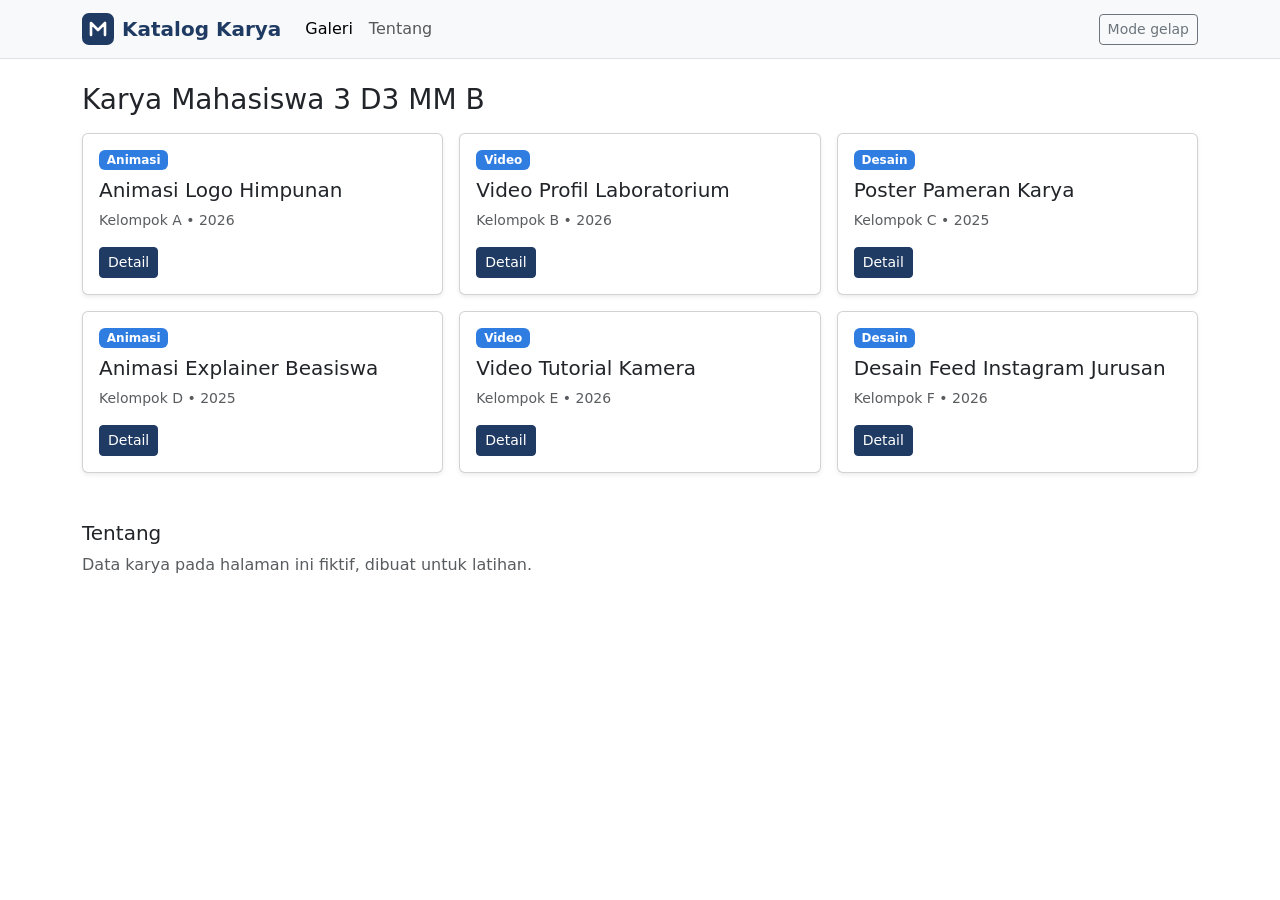
<file: latihan-p09/index.html>
<!doctype html>
<html lang="id" data-bs-theme="light">
<head>
  <meta charset="utf-8">
  <meta name="viewport" content="width=device-width, initial-scale=1">
  <title>Katalog Karya MMB — Edisi Pustaka UI (Latihan P09)</title>
    <link rel="stylesheet" href="https://cdn.jsdelivr.net/npm/bootstrap@5.3.3/dist/css/bootstrap.min.css">
  <link rel="stylesheet" href="style.css">
</head>
<body>
  <nav class="navbar navbar-expand-md bg-body-tertiary border-bottom">
    <div class="container">
      <a class="navbar-brand d-flex align-items-center gap-2" href="#">
        <img src="assets/logo.svg" alt="" width="32" height="32">
        Katalog Karya
      </a>
      <button class="navbar-toggler" type="button" data-bs-toggle="collapse" data-bs-target="#menuUtama"
              aria-controls="menuUtama" aria-expanded="false" aria-label="Buka menu">
        <span class="navbar-toggler-icon"></span>
      </button>
      <div class="collapse navbar-collapse" id="menuUtama">
        <ul class="navbar-nav me-auto">
          <li class="nav-item"><a class="nav-link active" aria-current="page" href="#">Galeri</a></li>
          <li class="nav-item"><a class="nav-link" href="#tentang">Tentang</a></li>
        </ul>
        <button id="tombolTema" class="btn btn-outline-secondary btn-sm" type="button">Mode gelap</button>
      </div>
    </div>
  </nav>
 
  <main class="container py-4">
    <h1 class="h3 mb-3">Karya Mahasiswa 3 D3 MM B</h1>
    <div id="galeri" class="row g-3"></div>
    <section id="tentang" class="mt-5">
      <h2 class="h5">Tentang</h2>
      <p class="text-body-secondary">Data karya pada halaman ini fiktif, dibuat untuk latihan.</p>
    </section>
  </main>
 
  <div class="modal fade" id="modalDetail" tabindex="-1" aria-labelledby="judulDetail" aria-hidden="true">
    <div class="modal-dialog modal-dialog-centered">
      <div class="modal-content">
        <div class="modal-header">
          <h2 class="modal-title h5" id="judulDetail" data-judul></h2>
          <button type="button" class="btn-close" data-bs-dismiss="modal" aria-label="Tutup"></button>
        </div>
        <div class="modal-body" data-isi></div>
      </div>
    </div>
  </div>
 
    <script src="https://cdn.jsdelivr.net/npm/bootstrap@5.3.3/dist/js/bootstrap.bundle.min.js" defer></script>
  <script src="data.js" defer></script>
  <script src="ui-pustaka.js" defer></script>
  <script src="main.js" defer></script>
</body>
</html>
</file>
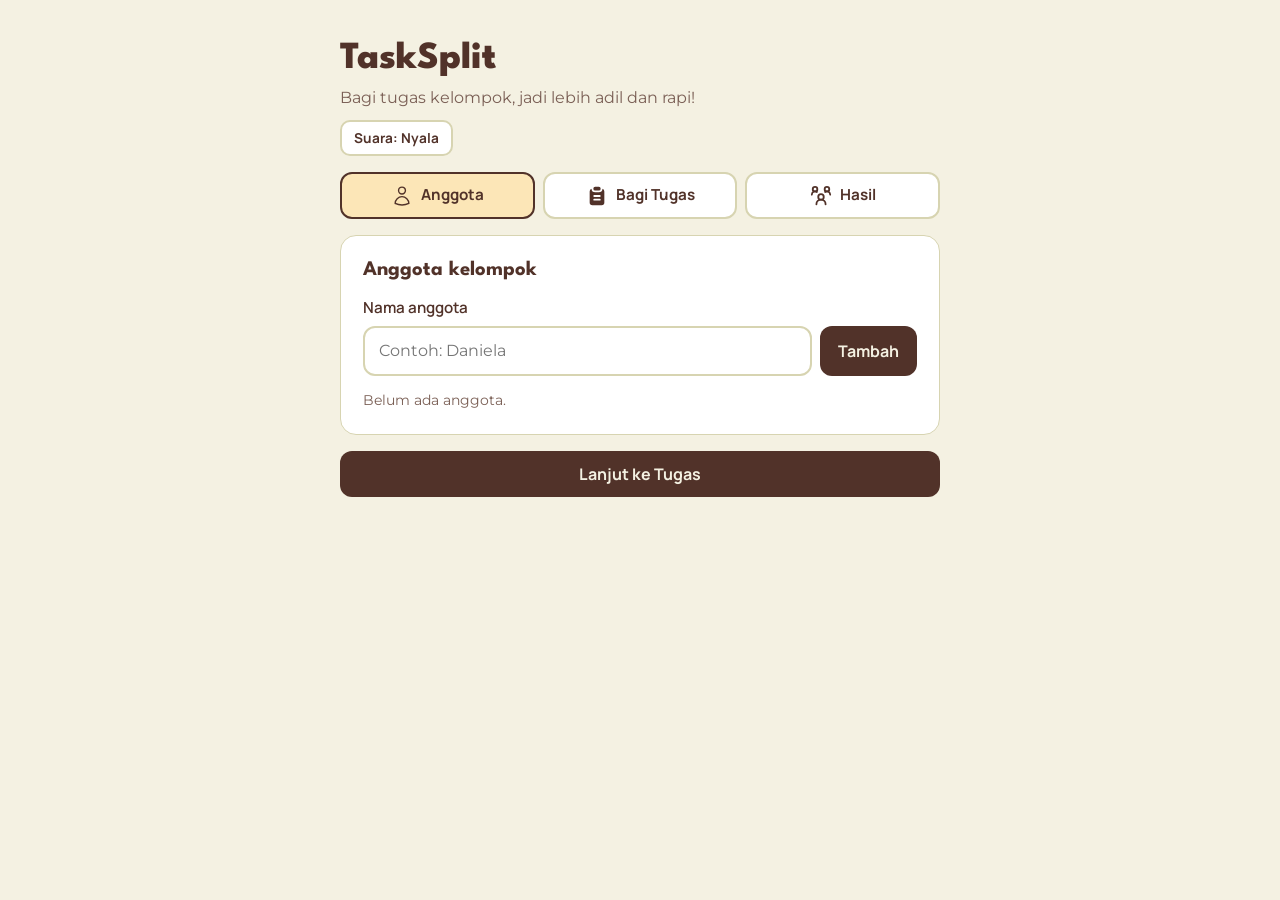
<file: proyek/index.html>
<!DOCTYPE html>
<html lang="id">
<head>
  <meta charset="UTF-8">
  <meta name="viewport" content="width=device-width, initial-scale=1.0">
  <title>TaskSplit</title>
  <link rel="stylesheet" href="https://cdn.jsdelivr.net/npm/bootstrap@5.3.3/dist/css/bootstrap.min.css">
  <link href="https://fonts.googleapis.com/css2?family=League+Spartan:wght@700;800&family=Manrope:wght@600;700;800&family=Montserrat:wght@400&display=swap" rel="stylesheet">
  <link rel="stylesheet" href="style.css">
</head>
<body>

  <header>
    <h1>TaskSplit</h1>
    <p>Bagi tugas kelompok, jadi lebih adil dan rapi!</p>
    <button type="button" class="tombol-suara" id="tombol-suara" aria-pressed="true">Suara: Nyala</button>
    <audio id="bunyi-ting" src="aset/ding_sukses.mp3" preload="auto"></audio>
  </header>

  <!-- Komponen Bootstrap 1: Nav pills (menu utama) -->
  <nav class="menu nav nav-pills nav-justified" aria-label="Menu utama">

    <button type="button" class="nav-link active" data-pindah="anggota" aria-current="page">
      <svg class="ikon-tab" role="img" aria-label="Ikon anggota" xmlns="http://www.w3.org/2000/svg" viewBox="0 0 24 24">
        <path fill="none" stroke="currentColor" stroke-linecap="round" stroke-linejoin="round" stroke-width="1.5" d="M15.75 6a3.75 3.75 0 1 1-7.5 0a3.75 3.75 0 0 1 7.5 0M4.501 20.118a7.5 7.5 0 0 1 14.998 0A17.9 17.9 0 0 1 12 21.75c-2.676 0-5.216-.584-7.499-1.632"/>
      </svg>
      Anggota
    </button>

    <button type="button" class="nav-link" data-pindah="tugas">
      <svg class="ikon-tab" role="img" aria-label="Ikon tugas" xmlns="http://www.w3.org/2000/svg" viewBox="0 0 24 24">
        <path fill="currentColor" d="M17.997 4.17A3 3 0 0 1 20 7v12a3 3 0 0 1-3 3H7a3 3 0 0 1-3-3V7a3 3 0 0 1 2.003-2.83A4 4 0 0 0 10 8h4a4 4 0 0 0 3.98-3.597zM15 15H9a1 1 0 0 0 0 2h6a1 1 0 0 0 0-2m0-4H9a1 1 0 0 0 0 2h6a1 1 0 0 0 0-2m-1-9a2 2 0 1 1 0 4h-4a2 2 0 1 1 0-4z"/>
      </svg>
      Bagi Tugas
    </button>

    <button type="button" class="nav-link" data-pindah="hasil">
      <svg class="ikon-tab" role="img" aria-label="Ikon hasil pembagian" xmlns="http://www.w3.org/2000/svg" viewBox="0 0 24 24">
        <g fill="none" stroke="currentColor" stroke-linecap="round" stroke-linejoin="round" stroke-width="2">
          <path d="M17 21a5 5 0 0 0-10 0m15-10.5a3.5 3.5 0 0 0-5.507-2.868m-8.986 0A3.5 3.5 0 0 0 2 10.5"/>
          <circle cx="12" cy="13" r="3"/>
          <circle cx="18.5" cy="4.5" r="2.5"/>
          <circle cx="5.5" cy="4.5" r="2.5"/>
        </g>
      </svg>
      Hasil
    </button>

  </nav>

  <main>

    <div class="tampilan" id="tampilan-anggota">
      <!-- Komponen Bootstrap 2: Card -->
      <section class="card">
        <div class="card-body">
          <h2>Anggota kelompok</h2>
          <form id="form-anggota">
            <label for="nama-anggota">Nama anggota</label>
            <div class="baris">
              <input type="text" id="nama-anggota" maxlength="20" placeholder="Contoh: Daniela">
              <button type="submit" class="tombol">Tambah</button>
            </div>
            <p class="error" id="error-anggota"></p>
          </form>
          <div id="daftar-anggota"></div>
        </div>
      </section>
      <button type="button" class="tombol tombol-besar" data-pindah="tugas">Lanjut ke Tugas</button>
    </div>

    <div class="tampilan" id="tampilan-tugas" hidden>
      <section class="card">
        <div class="card-body">
          <h2>Tugas baru</h2>
          <form id="form-tugas">
            <label for="nama-tugas">Pembagian tugas</label>
            <input type="text" id="nama-tugas" maxlength="40" placeholder="Contoh: Mencari Materi Untuk Docs">
            <p class="error" id="error-tugas"></p>

            <label for="deadline">Deadline</label>
            <input type="date" id="deadline">
            <p class="error" id="error-deadline"></p>

            <label for="pilih-anggota">Dikerjakan oleh</label>
            <select id="pilih-anggota"></select>
            <p class="info" id="info-anggota"></p>
            <p class="error" id="error-pilih"></p>

            <button type="submit" class="tombol tombol-besar" id="tombol-tugas">Bagikan tugas</button>
          </form>
        </div>
      </section>
    </div>

    <div class="tampilan" id="tampilan-hasil" hidden>
      <section class="card">
        <div class="card-body">
          <h2>Hasil pembagian</h2>
          <div id="hasil"></div>
        </div>
      </section>
    </div>

  </main>

  <!-- Komponen Bootstrap 4: Toast (dipanggil lewat ui-pustaka.js) -->
  <div class="toast-container position-fixed bottom-0 end-0 p-3">
    <div id="toast-info" class="toast" role="status" aria-live="polite" aria-atomic="true">
      <div class="toast-body"></div>
    </div>
  </div>

  <script src="https://cdn.jsdelivr.net/npm/bootstrap@5.3.3/dist/js/bootstrap.bundle.min.js"></script>
  <script src="ui-pustaka.js"></script>
  <script src="script.js"></script>
</body>
</html>
</file>
<file: proyek/style.css>
:root {
  --font-judul: 'League Spartan', 'Segoe UI', Arial, sans-serif;   
  --font-tebal: 'Manrope', 'Segoe UI', Arial, sans-serif;          
  --font-biasa: 'Montserrat', 'Segoe UI', Arial, sans-serif;       

  --coklat: #513229;
  --krem: #F4F1E2;
  --biru: #D8EBF9;
  --kuning: #FCE6B7;
  --khaki: #D7D4B1;

  --latar: var(--krem);
  --putih: #FFFFFF;
  --teks: var(--coklat);
  --teks-samar: #7A5F55;
  --aksen: var(--coklat);
  --aksen-gelap: #3A241D;
  --garis: var(--khaki);
  --merah: #B3372B;
  --merah-muda: #FBE4E0;
}

* { box-sizing: border-box; }

body {
  margin: 0;
  background: var(--latar);
  color: var(--teks);
  font-family: var(--font-biasa);
  line-height: 1.5;
}

h1, h2, h3 {
  font-family: var(--font-judul);
  font-weight: 700;
}

header {
  max-width: 1000px;
  margin: 0 auto;
  padding: 36px 20px 8px;
}

h1 { margin: 0; font-size: 2.4rem; font-weight: 800; }
header p { margin: 4px 0 0; color: var(--teks-samar); }

main {
  max-width: 1000px;
  margin: 0 auto;
  padding: 16px 20px 48px;
  display: grid;
  gap: 20px;
  align-items: start;
}

@media (min-width: 800px) {
  main { grid-template-columns: 380px 1fr; }
}

.kolom-kiri { display: grid; gap: 20px; }

.kartu {
  background: var(--putih);
  border: 1px solid var(--garis);
  border-radius: 16px;
  padding: 22px;
  box-shadow: 0 2px 12px rgba(81, 50, 41, 0.08);
}

h2 { margin: 0 0 14px; font-size: 1.3rem; }

label {
  display: block;
  margin: 12px 0 6px;
  font-weight: 600;
  font-size: 0.95rem;
}

input, select {
  width: 100%;
  padding: 11px 14px;
  font: inherit;
  color: var(--teks);
  background: var(--putih);
  border: 2px solid var(--garis);
  border-radius: 12px;
}

input:focus, select:focus {
  outline: none;
  border-color: var(--aksen);
  box-shadow: 0 0 0 4px var(--biru);
}

input.salah, select.salah {
  border-color: var(--merah);
  background: var(--merah-muda);
}

.baris { display: flex; gap: 8px; }
.baris input { flex: 1; }

.tombol {
  padding: 11px 18px;
  font: inherit;
  font-weight: 700;
  color: var(--krem);
  background: var(--aksen);
  border: none;
  border-radius: 12px;
  cursor: pointer;
}

.tombol:hover { background: var(--aksen-gelap); }
.tombol:disabled { background: #A38C83; cursor: not-allowed; }
.tombol-besar { width: 100%; margin-top: 16px; }

.error { margin: 6px 0 0; color: var(--merah); font-size: 0.88rem; }
.info { margin: 6px 0 0; color: var(--teks-samar); font-size: 0.88rem; }
.error:empty, .info:empty { display: none; }
.samar { margin: 0; color: var(--teks-samar); font-size: 0.9rem; }

#daftar-anggota { margin-top: 14px; }

.chip {
  display: inline-flex;
  align-items: center;
  gap: 8px;
  margin: 6px 6px 0 0;
  padding: 5px 8px 5px 5px;
  background: var(--latar);
  border-radius: 999px;
}

.avatar {
  display: inline-flex;
  align-items: center;
  justify-content: center;
  width: 28px;
  height: 28px;
  border-radius: 50%;
  color: #fff;
  font-weight: 800;
  font-size: 0.85rem;
}

.hapus-anggota {
  border: none;
  background: none;
  padding: 0 4px;
  font-size: 1.1rem;
  color: var(--teks-samar);
  cursor: pointer;
}

.hapus-anggota:hover { color: var(--merah); }

.grup {
  border: 1px solid var(--garis);
  border-radius: 14px;
  padding: 14px 16px;
  margin-bottom: 12px;
}

.grup-atas {
  display: flex;
  align-items: center;
  gap: 10px;
  margin-bottom: 6px;
}

.grup-atas h3 { flex: 1; margin: 0; font-size: 1.1rem; }

.lencana {
  padding: 2px 10px;
  background: var(--biru);
  color: var(--teks);
  border-radius: 999px;
  font-size: 0.8rem;
  font-weight: 700;
}

.item-tugas {
  display: flex;
  justify-content: space-between;
  align-items: center;
  gap: 10px;
  padding: 10px 0;
  border-top: 1px solid var(--garis);
}

.item-tugas strong { display: block; }
.deadline { font-size: 0.85rem; color: var(--teks-samar); }
.deadline.hari-ini { color: var(--merah); font-weight: 700; }

.tombol-hapus {
  padding: 5px 12px;
  font: inherit;
  font-size: 0.85rem;
  color: var(--merah);
  background: none;
  border: 2px solid var(--merah-muda);
  border-radius: 10px;
  cursor: pointer;
}

.tombol-hapus:hover { background: var(--merah-muda); }

.kosong {
  padding: 36px 16px;
  text-align: center;
  background: var(--kuning);
  border-radius: 14px;
}

.kosong .ikon { font-size: 2.2rem; }
.kosong h3 { margin: 6px 0 4px; font-size: 1.2rem; }
.kosong p { margin: 0; color: var(--teks-samar); }

.memuat {
  display: flex;
  align-items: center;
  justify-content: center;
  gap: 12px;
  padding: 48px 16px;
  font-weight: 700;
  color: var(--teks-samar);
}

.spinner {
  width: 22px;
  height: 22px;
  border: 3px solid var(--garis);
  border-top-color: var(--aksen);
  border-radius: 50%;
  animation: putar 0.8s linear infinite;
}

@keyframes putar { to { transform: rotate(360deg); } }

label,
.tombol,
.lencana,
.avatar,
.item-tugas strong,
.deadline.hari-ini,
.memuat {
  font-family: var(--font-tebal);
}


main,
.kolom-kiri {
  grid-template-columns: minmax(0, 1fr);
}

.baris input { min-width: 0; }

.item-tugas > div { min-width: 0; }
.item-tugas strong { overflow-wrap: anywhere; }
.chip { max-width: 100%; overflow-wrap: anywhere; }

@media (min-width: 800px) {
  main { grid-template-columns: 380px minmax(0, 1fr); }
}


header, .menu, main { max-width: 640px; }

@media (min-width: 800px) {
  main { grid-template-columns: minmax(0, 1fr); }
}

.menu {
  margin: 0 auto;
  padding: 8px 20px 0;
  display: flex;
  gap: 8px;
}

.tab {
  flex: 1;
  min-width: 0;
  display: inline-flex;
  align-items: center;
  justify-content: center;
  gap: 8px;
  padding: 10px 8px;
  font-family: var(--font-tebal);
  font-weight: 700;
  font-size: 0.95rem;
  color: var(--teks);
  background: var(--putih);
  border: 2px solid var(--garis);
  border-radius: 12px;
  cursor: pointer;
}

.tab:hover { background: var(--biru); }
.tab:focus-visible { outline: none; box-shadow: 0 0 0 4px var(--biru); }

.tab[aria-current="page"] {
  background: var(--kuning);
  border-color: var(--aksen);
}

.ikon-tab { width: 22px; height: 22px; flex-shrink: 0; }

.tombol-besar { display: block; }
.kosong .tombol { margin-top: 14px; }

@media (max-width: 480px) {
  .tab { flex-direction: column; gap: 4px; padding: 8px 4px; font-size: 0.82rem; }
}


@media (prefers-reduced-motion: reduce) {
  .spinner { animation: none; }
}
.tombol-suara {
  margin-top: 10px;
  padding: 6px 12px;
  font-family: var(--font-tebal);
  font-size: 0.85rem;
  font-weight: 700;
  color: var(--teks);
  background: var(--putih);
  border: 2px solid var(--garis);
  border-radius: 10px;
  cursor: pointer;
}
.tombol-suara:disabled { opacity: 0.6; cursor: not-allowed; }

h1 { font-size: clamp(1.7rem, 6vw, 2.4rem); }
h2 { font-size: clamp(1.1rem, 4vw, 1.3rem); }

@media (max-width: 480px) {
  header { padding: 24px 16px 4px; }
  header p { font-size: 0.9rem; }
  .menu { padding: 8px 16px 0; gap: 6px; }
  main { padding: 12px 16px 32px; gap: 14px; }
  .kartu { padding: 16px; border-radius: 14px; }
  label { font-size: 0.9rem; }
  input, select { padding: 10px 12px; }   
  .tombol { padding: 10px 14px; }
  .grup { padding: 12px; }
  .kosong { padding: 24px 12px; }
  .memuat { padding: 32px 12px; }
}
/* ===== TEMA BOOTSTRAP LEWAT VARIABEL CSS ===== */

/* Warna dasar Bootstrap diganti jadi warna TaskSplit */
:root {
  --bs-body-bg: var(--krem);
  --bs-body-color: var(--coklat);
  --bs-body-font-family: var(--font-biasa);
  --bs-border-color: var(--khaki);
  --bs-focus-ring-color: var(--biru);
}

/* Komponen: Nav pills (menu) */
.nav-pills {
  --bs-nav-link-color: var(--coklat);
  --bs-nav-link-hover-color: var(--coklat);
  --bs-nav-link-padding-x: 8px;
  --bs-nav-link-padding-y: 10px;
  --bs-nav-pills-border-radius: 12px;
  --bs-nav-pills-link-active-color: var(--coklat);
  --bs-nav-pills-link-active-bg: var(--kuning);
}

.nav-pills .nav-link {
  display: flex;
  align-items: center;
  justify-content: center;
  gap: 8px;
  font-family: var(--font-tebal);
  font-weight: 700;
  font-size: 0.95rem;
  background: var(--putih);
  border: 2px solid var(--garis);
}

.nav-pills .nav-link:not(.active):hover { background: var(--biru); }
.nav-pills .nav-link.active { border-color: var(--aksen); }

/* Komponen: Card */
.card {
  --bs-card-bg: var(--putih);
  --bs-card-border-color: var(--garis);
  --bs-card-border-radius: 16px;
  --bs-card-spacer-x: 22px;
  --bs-card-spacer-y: 22px;
  --bs-card-box-shadow: 0 2px 12px rgba(81, 50, 41, 0.08);
}

/* Komponen: Toast */
.toast {
  --bs-toast-bg: var(--coklat);
  --bs-toast-color: var(--krem);
  --bs-toast-border-color: var(--aksen-gelap);
  --bs-toast-border-radius: 12px;
  --bs-toast-font-size: 0.95rem;
}

/* Layar HP */
@media (max-width: 480px) {
  .nav-pills .nav-link {
    flex-direction: column;
    gap: 4px;
    padding: 8px 4px;
    font-size: 0.82rem;
  }
  .card {
    --bs-card-border-radius: 14px;
    --bs-card-spacer-x: 16px;
    --bs-card-spacer-y: 16px;
  }
}
</file>
<file: latihan-p09/style.css>
/* style.css — tema Katalog Karya di atas Bootstrap 5.3.
   Tema diubah lewat variabel CSS yang disediakan Bootstrap, bukan menimpa aturan internalnya. */
:root {
  --merek: #1f3b63;
  --merek-gelap: #16304f;
  --aksen: #2f7de1;
}
[data-bs-theme="dark"] {
  --merek: #8fb4ff;
  --merek-gelap: #6f9ef5;
}
 
.navbar-brand {
  --bs-navbar-brand-color: var(--merek);
  --bs-navbar-brand-hover-color: var(--merek-gelap);
  font-weight: 700;
}
 
.btn-primary {
  --bs-btn-bg: var(--merek);
  --bs-btn-border-color: var(--merek);
  --bs-btn-hover-bg: var(--merek-gelap);
  --bs-btn-hover-border-color: var(--merek-gelap);
  --bs-btn-color: #ffffff;
}
[data-bs-theme="dark"] .btn-primary { --bs-btn-color: #10223a; --bs-btn-hover-color: #10223a; }
 
.badge-kategori {
  background-color: var(--aksen);
  color: #ffffff;
}
</file>
